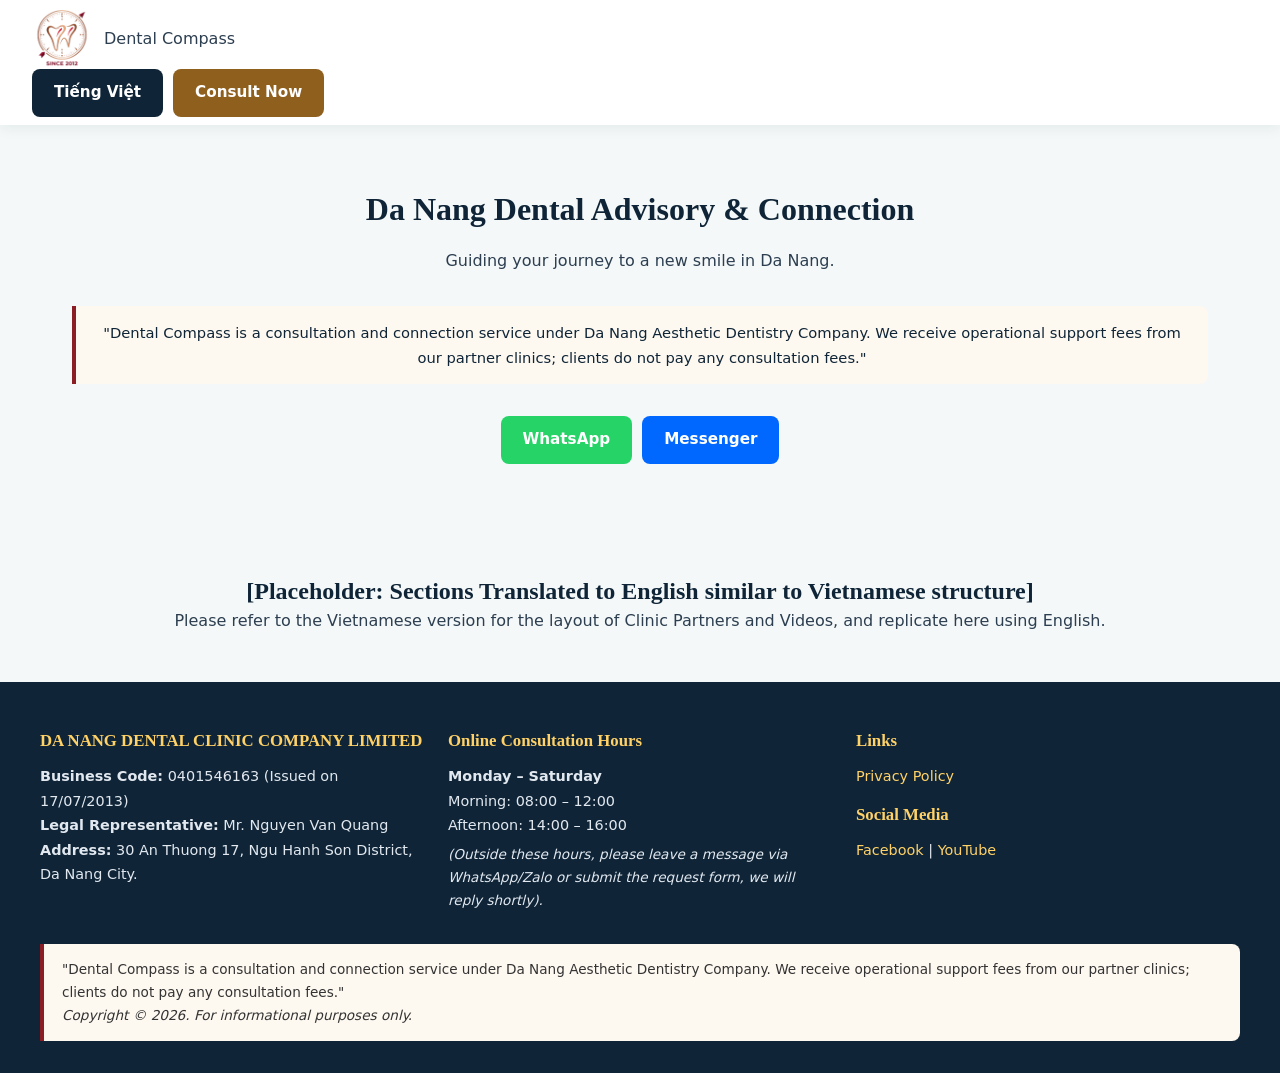
<file: en/index.html>
<!DOCTYPE html>
<html lang="en">
<head>
    <meta charset="UTF-8">
    <meta name="viewport" content="width=device-width, initial-scale=1.0">
    <title>Dental Compass - Da Nang Dental Advisory</title>
    <link rel="stylesheet" href="../assets/css/main.css">
</head>
<body>
    <header>
        <div class="logo">
            <img src="../assets/img/brand/logo-transparent.png" alt="Dental Compass Logo">
            <span>Dental Compass</span>
        </div>
        <div class="actions">
            <a href="../index.html" class="btn btn-secondary">Tiếng Việt</a>
            <a href="#contact" class="btn">Consult Now</a>
        </div>
    </header>

    <div class="hero container" style="text-align: center; padding: 4rem 2rem;">
        <h1 style="color: var(--navy); margin-bottom: 1rem;">Da Nang Dental Advisory & Connection</h1>
        <p>Guiding your journey to a new smile in Da Nang.</p>
        <div class="disclaimer" style="margin-top: 2rem;">
            "Dental Compass is a consultation and connection service under Da Nang Aesthetic Dentistry Company. We receive operational support fees from our partner clinics; clients do not pay any consultation fees."
        </div>
        <div style="margin-top: 2rem; display: flex; justify-content: center; gap: 10px; flex-wrap: wrap;">
            <a id="btn-wa-en" href="#" class="btn" style="background-color: #25D366;">WhatsApp</a>
            <a id="btn-mess-en" href="#" class="btn" style="background-color: #0068FF;">Messenger</a>
        </div>
    </div>
    
    <section class="container" style="text-align: center; padding: 3rem;">
        <h2>[Placeholder: Sections Translated to English similar to Vietnamese structure]</h2>
        <p>Please refer to the Vietnamese version for the layout of Clinic Partners and Videos, and replicate here using English.</p>
    </section>

    <!-- Footer -->
    <footer>
        <div class="container" style="padding: 0;">
            <div class="grid-3">
                <div>
                    <h3>DA NANG DENTAL CLINIC COMPANY LIMITED</h3>
                    <p style="font-size: 0.9rem; margin-top: 10px;"><strong>Business Code:</strong> 0401546163 (Issued on 17/07/2013)</p>
                    <p style="font-size: 0.9rem;"><strong>Legal Representative:</strong> Mr. Nguyen Van Quang</p>
                    <p style="font-size: 0.9rem;"><strong>Address:</strong> 30 An Thuong 17, Ngu Hanh Son District, Da Nang City.</p>
                </div>
                <div>
                    <h3>Online Consultation Hours</h3>
                    <p style="font-size: 0.9rem;"><strong>Monday – Saturday</strong><br> Morning: 08:00 – 12:00 <br> Afternoon: 14:00 – 16:00</p>
                    <p style="font-size: 0.85rem; font-style: italic; margin-top: 5px;">(Outside these hours, please leave a message via WhatsApp/Zalo or submit the request form, we will reply shortly).</p>
                </div>
                <div>
                    <h3>Links</h3>
                    <p style="font-size: 0.9rem;"><a href="privacy.html">Privacy Policy</a></p>
                    <h3 style="margin-top: 15px;">Social Media</h3>
                    <p style="font-size: 0.9rem;">
                        <a href="https://www.facebook.com/profile.php?id=61595449269266" target="_blank">Facebook</a> | 
                        <a href="https://www.youtube.com/@labannhakhoa" target="_blank">YouTube</a>
                    </p>
                </div>
            </div>
            <div class="disclaimer" style="margin-top: 2rem; color: #333; font-size: 0.85rem;">
                "Dental Compass is a consultation and connection service under Da Nang Aesthetic Dentistry Company. We receive operational support fees from our partner clinics; clients do not pay any consultation fees."<br>
                <em>Copyright © 2026. For informational purposes only.</em>
            </div>
        </div>
    </footer>
    <script type="module" src="../assets/js/main.js"></script>
</body>
</html>
</file>
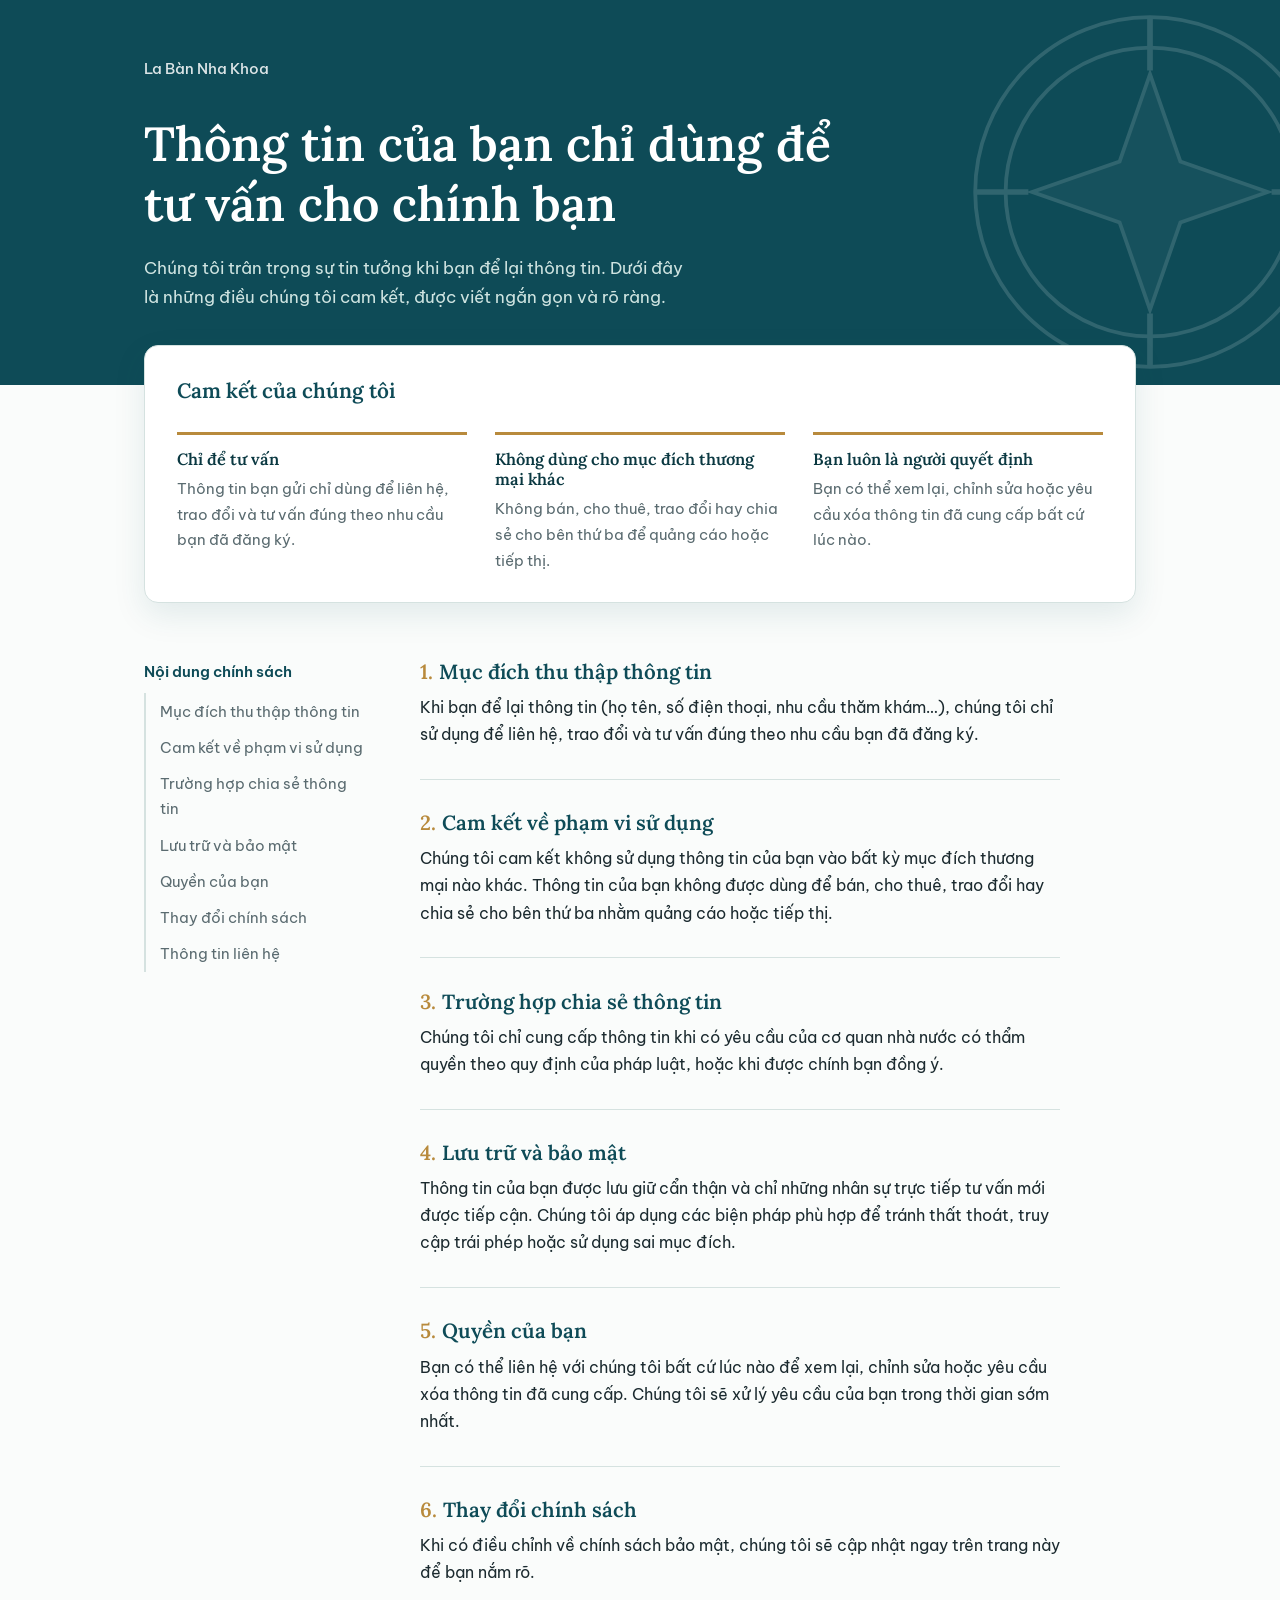
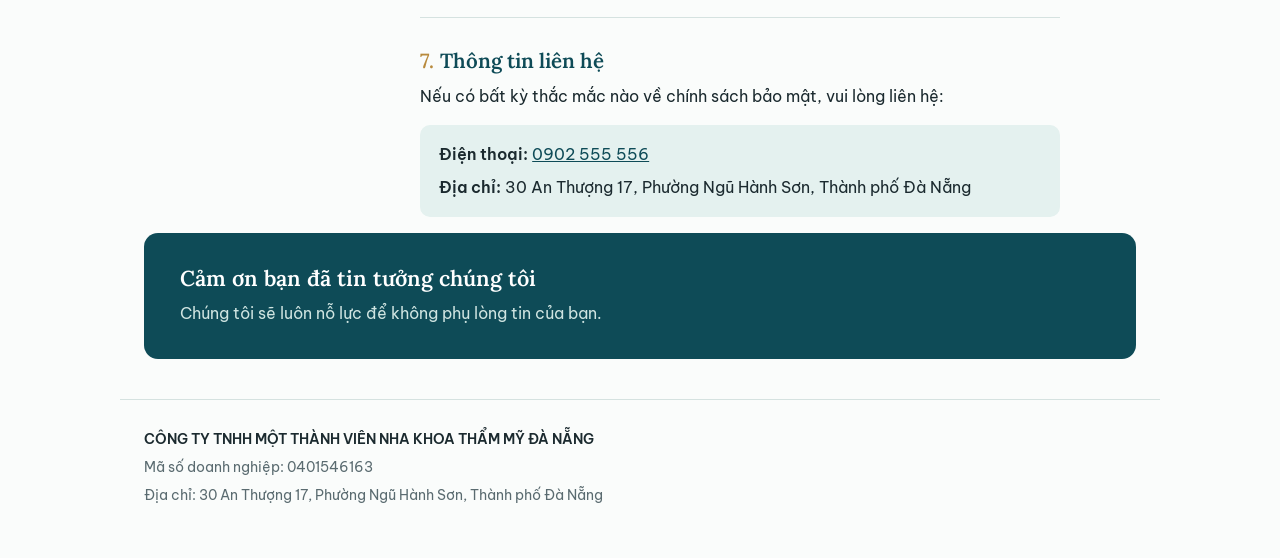
<file: privacy.html>
<!DOCTYPE html>
<html lang="vi">
<head>
<meta charset="UTF-8">
<meta name="viewport" content="width=device-width, initial-scale=1">
<title>Chính sách bảo mật - La Bàn Nha Khoa</title>
<link rel="preconnect" href="https://fonts.googleapis.com">
<link rel="preconnect" href="https://fonts.gstatic.com" crossorigin>
<link href="https://fonts.googleapis.com/css2?family=Be+Vietnam+Pro:wght@400;500;600&family=Lora:wght@500;600&display=swap" rel="stylesheet">
<style>
  :root{
    --deep:#0E4B57;
    --deep-2:#0A3841;
    --mint:#E4F1EF;
    --paper:#FAFCFB;
    --ink:#1B2A2F;
    --muted:#5A6B70;
    --brass:#B88A3C;
    --line:#D5E2E0;
  }
  *{box-sizing:border-box}
  html{scroll-behavior:smooth;scroll-padding-top:1.5rem}
  body{margin:0;background:var(--paper);color:var(--ink);
    font-family:"Be Vietnam Pro",system-ui,-apple-system,"Segoe UI",Roboto,sans-serif;
    font-size:1rem;line-height:1.7}
  h1,h2,h3{font-family:Lora,Georgia,"Times New Roman",serif;font-weight:600;line-height:1.25;margin:0}
  a{color:var(--deep)}
  a:focus-visible,summary:focus-visible{outline:3px solid var(--brass);outline-offset:3px;border-radius:4px}

  /* Đầu trang */
  .hero{background:var(--deep);color:#fff;position:relative;overflow:hidden}
  .hero-inner{max-width:1040px;margin:auto;padding:3.5rem 1.5rem 4.5rem;position:relative}
  .brand{font-weight:500;font-size:.95rem;opacity:.85;margin:0 0 2rem}
  .hero h1{font-size:clamp(1.9rem,4.6vw,3rem);max-width:15em}
  .hero p.lead{max-width:34rem;margin:1.25rem 0 0;font-size:1.08rem;color:#CFE4E1}
  .compass{position:absolute;right:-60px;top:50%;width:380px;height:380px;transform:translateY(-50%);opacity:.14;pointer-events:none}

  /* Cam kết */
  .pledge{max-width:1040px;margin:-2.5rem auto 0;padding:0 1.5rem;position:relative}
  .pledge-box{background:#fff;border:1px solid var(--line);border-radius:14px;
    box-shadow:0 12px 32px rgba(14,75,87,.10);padding:2rem 2rem 1.75rem;
    display:grid;grid-template-columns:repeat(3,1fr);gap:1.75rem}
  .pledge-box h2{grid-column:1/-1;font-size:1.3rem;color:var(--deep)}
  .pledge-item{border-top:3px solid var(--brass);padding-top:.9rem}
  .pledge-item h3{font-size:1.02rem;margin-bottom:.4rem;color:var(--deep-2)}
  .pledge-item p{margin:0;font-size:.95rem;color:var(--muted)}

  /* Nội dung */
  .layout{max-width:1040px;margin:3.5rem auto 0;padding:0 1.5rem;display:grid;grid-template-columns:220px 1fr;gap:3.5rem}
  nav.toc{position:sticky;top:1.5rem;align-self:start;font-size:.92rem}
  nav.toc p{margin:0 0 .6rem;font-weight:600;color:var(--deep)}
  nav.toc ol{list-style:none;margin:0;padding:0;border-left:2px solid var(--line)}
  nav.toc a{display:block;padding:.35rem 0 .35rem .9rem;margin-left:-2px;border-left:2px solid transparent;color:var(--muted);text-decoration:none}
  nav.toc a:hover{color:var(--deep);border-left-color:var(--brass)}
  article{max-width:40rem}
  section{padding-bottom:1.9rem;margin-bottom:1.9rem;border-bottom:1px solid var(--line)}
  section h2{font-size:1.28rem;color:var(--deep);margin-bottom:.6rem}
  section p{margin:0}
  section .num{color:var(--brass);margin-right:.4rem}
  .contact{list-style:none;margin:.9rem 0 0;padding:1rem 1.2rem;background:var(--mint);border-radius:10px}
  .contact li+li{margin-top:.35rem}
  .contact strong{font-weight:600}

  /* Lời cảm ơn */
  .thanks{max-width:1040px;margin:1rem auto 0;padding:0 1.5rem}
  .thanks-box{background:var(--deep);color:#fff;border-radius:14px;padding:2rem 2.25rem}
  .thanks-box h2{font-size:1.35rem;margin-bottom:.5rem}
  .thanks-box p{margin:0;max-width:36rem;color:#CFE4E1}

  /* Chân trang */
  footer{max-width:1040px;margin:2.5rem auto 0;padding:1.5rem 1.5rem 3rem;color:var(--muted);font-size:.9rem;border-top:1px solid var(--line)}
  footer strong{color:var(--ink);font-weight:600}
  footer p{margin:.2rem 0}

  @media (max-width:860px){
    .pledge-box{grid-template-columns:1fr;padding:1.5rem}
    .layout{grid-template-columns:1fr;gap:1.5rem}
    nav.toc{display:none}
    .compass{width:260px;height:260px;right:-70px;top:30%}
    .hero-inner{padding:2.5rem 1.25rem 4rem}
  }
  @media (prefers-reduced-motion:reduce){html{scroll-behavior:auto}}
</style>
</head>
<body>

<header class="hero">
  <svg class="compass" viewBox="0 0 200 200" fill="none" stroke="#fff" stroke-width="2" aria-hidden="true">
    <circle cx="100" cy="100" r="92"/>
    <circle cx="100" cy="100" r="76"/>
    <path d="M100 8v28M100 164v28M8 100h28M164 100h28" stroke-width="3"/>
    <path d="M100 38l16 46 46 16-46 16-16 46-16-46-46-16 46-16z" fill="#fff" fill-opacity=".25"/>
  </svg>
  <div class="hero-inner">
    <p class="brand">La Bàn Nha Khoa</p>
    <h1>Thông tin của bạn chỉ dùng để tư vấn cho chính bạn</h1>
    <p class="lead">Chúng tôi trân trọng sự tin tưởng khi bạn để lại thông tin. Dưới đây là những điều chúng tôi cam kết, được viết ngắn gọn và rõ ràng.</p>
  </div>
</header>

<div class="pledge">
  <div class="pledge-box">
    <h2>Cam kết của chúng tôi</h2>
    <div class="pledge-item">
      <h3>Chỉ để tư vấn</h3>
      <p>Thông tin bạn gửi chỉ dùng để liên hệ, trao đổi và tư vấn đúng theo nhu cầu bạn đã đăng ký.</p>
    </div>
    <div class="pledge-item">
      <h3>Không dùng cho mục đích thương mại khác</h3>
      <p>Không bán, cho thuê, trao đổi hay chia sẻ cho bên thứ ba để quảng cáo hoặc tiếp thị.</p>
    </div>
    <div class="pledge-item">
      <h3>Bạn luôn là người quyết định</h3>
      <p>Bạn có thể xem lại, chỉnh sửa hoặc yêu cầu xóa thông tin đã cung cấp bất cứ lúc nào.</p>
    </div>
  </div>
</div>

<div class="layout">
  <nav class="toc" aria-label="Mục lục">
    <p>Nội dung chính sách</p>
    <ol>
      <li><a href="#s1">Mục đích thu thập thông tin</a></li>
      <li><a href="#s2">Cam kết về phạm vi sử dụng</a></li>
      <li><a href="#s3">Trường hợp chia sẻ thông tin</a></li>
      <li><a href="#s4">Lưu trữ và bảo mật</a></li>
      <li><a href="#s5">Quyền của bạn</a></li>
      <li><a href="#s6">Thay đổi chính sách</a></li>
      <li><a href="#s7">Thông tin liên hệ</a></li>
    </ol>
  </nav>

  <article>
    <section id="s1">
      <h2><span class="num">1.</span>Mục đích thu thập thông tin</h2>
      <p>Khi bạn để lại thông tin (họ tên, số điện thoại, nhu cầu thăm khám…), chúng tôi chỉ sử dụng để liên hệ, trao đổi và tư vấn đúng theo nhu cầu bạn đã đăng ký.</p>
    </section>

    <section id="s2">
      <h2><span class="num">2.</span>Cam kết về phạm vi sử dụng</h2>
      <p>Chúng tôi cam kết không sử dụng thông tin của bạn vào bất kỳ mục đích thương mại nào khác. Thông tin của bạn không được dùng để bán, cho thuê, trao đổi hay chia sẻ cho bên thứ ba nhằm quảng cáo hoặc tiếp thị.</p>
    </section>

    <section id="s3">
      <h2><span class="num">3.</span>Trường hợp chia sẻ thông tin</h2>
      <p>Chúng tôi chỉ cung cấp thông tin khi có yêu cầu của cơ quan nhà nước có thẩm quyền theo quy định của pháp luật, hoặc khi được chính bạn đồng ý.</p>
    </section>

    <section id="s4">
      <h2><span class="num">4.</span>Lưu trữ và bảo mật</h2>
      <p>Thông tin của bạn được lưu giữ cẩn thận và chỉ những nhân sự trực tiếp tư vấn mới được tiếp cận. Chúng tôi áp dụng các biện pháp phù hợp để tránh thất thoát, truy cập trái phép hoặc sử dụng sai mục đích.</p>
    </section>

    <section id="s5">
      <h2><span class="num">5.</span>Quyền của bạn</h2>
      <p>Bạn có thể liên hệ với chúng tôi bất cứ lúc nào để xem lại, chỉnh sửa hoặc yêu cầu xóa thông tin đã cung cấp. Chúng tôi sẽ xử lý yêu cầu của bạn trong thời gian sớm nhất.</p>
    </section>

    <section id="s6">
      <h2><span class="num">6.</span>Thay đổi chính sách</h2>
      <p>Khi có điều chỉnh về chính sách bảo mật, chúng tôi sẽ cập nhật ngay trên trang này để bạn nắm rõ.</p>
    </section>

    <section id="s7" style="border-bottom:0;margin-bottom:0;padding-bottom:0">
      <h2><span class="num">7.</span>Thông tin liên hệ</h2>
      <p>Nếu có bất kỳ thắc mắc nào về chính sách bảo mật, vui lòng liên hệ:</p>
      <ul class="contact">
        <li><strong>Điện thoại:</strong> <a href="tel:0902555556">0902 555 556</a></li>
        <li><strong>Địa chỉ:</strong> 30 An Thượng 17, Phường Ngũ Hành Sơn, Thành phố Đà Nẵng</li>
      </ul>
    </section>
  </article>
</div>

<div class="thanks">
  <div class="thanks-box">
    <h2>Cảm ơn bạn đã tin tưởng chúng tôi</h2>
    <p>Chúng tôi sẽ luôn nỗ lực để không phụ lòng tin của bạn.</p>
  </div>
</div>

<footer>
  <p><strong>CÔNG TY TNHH MỘT THÀNH VIÊN NHA KHOA THẨM MỸ ĐÀ NẴNG</strong></p>
  <p>Mã số doanh nghiệp: 0401546163</p>
  <p>Địa chỉ: 30 An Thượng 17, Phường Ngũ Hành Sơn, Thành phố Đà Nẵng</p>
</footer>

</body>
</html>
</file>
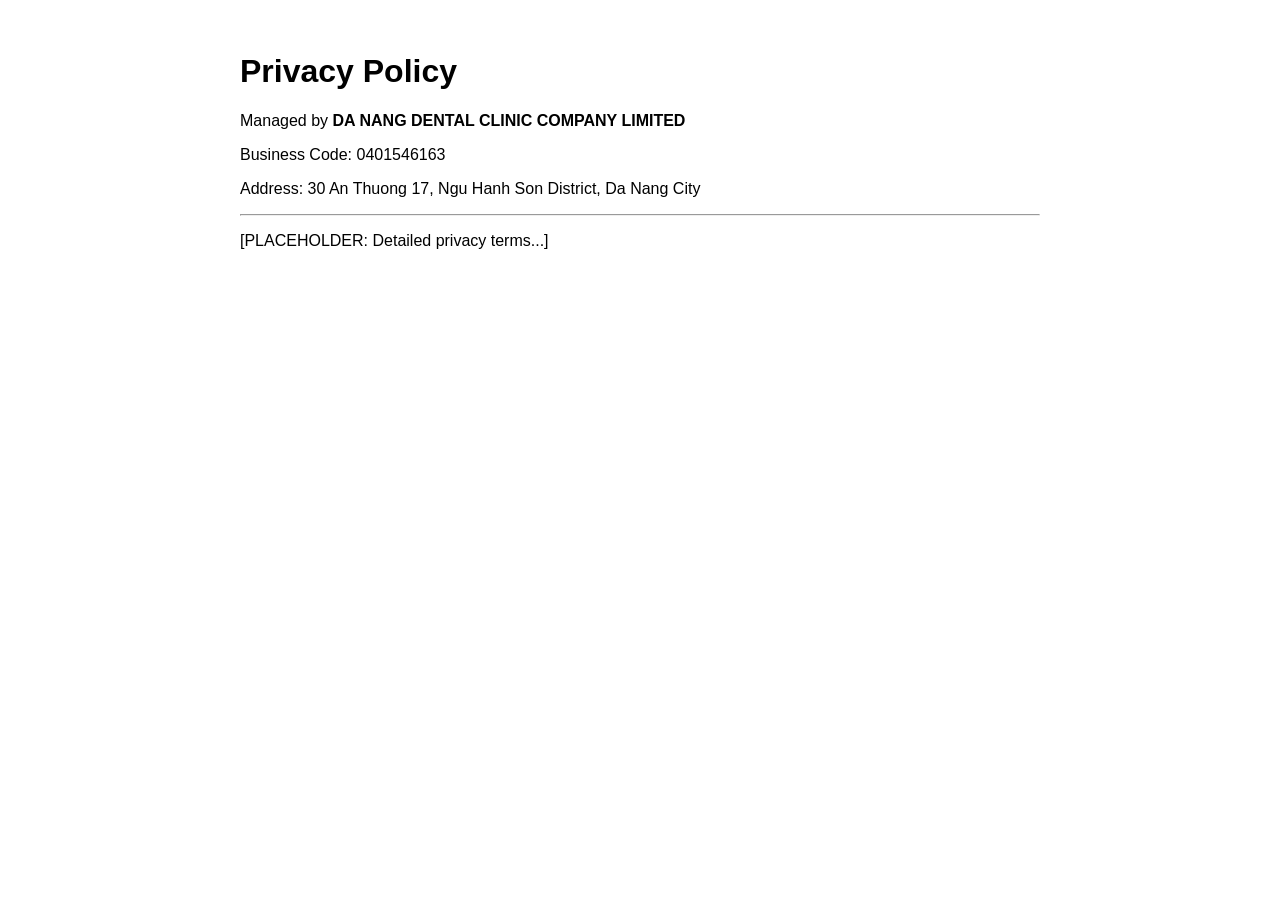
<file: en/privacy.html>
<!DOCTYPE html>
<html lang="en">
<head>
    <meta charset="UTF-8">
    <title>Privacy Policy - Dental Compass</title>
</head>
<body style="font-family: sans-serif; padding: 2rem; max-width: 800px; margin: auto;">
    <h1>Privacy Policy</h1>
    <p>Managed by <strong>DA NANG DENTAL CLINIC COMPANY LIMITED</strong></p>
    <p>Business Code: 0401546163</p>
    <p>Address: 30 An Thuong 17, Ngu Hanh Son District, Da Nang City</p>
    <hr>
    <p>[PLACEHOLDER: Detailed privacy terms...]</p>
</body>
</html>
</file>
<file: assets/css/main.css>
/* LA BÀN NHA KHOA - giao diện chuẩn: giữ màu logo (navy, vàng đồng, đỏ rượu), thêm xanh bạc hà dịu */
:root{
  --navy:#0F2537; --navy-light:#1B3B56;
  --gold:#B37D38; --gold-dark:#8F5F1E; --gold-light:#FDF8F0;
  --burgundy:#8B1E24;
  --teal:#1F7A78; --mint:#E6F2F0;
  --text-color:#2C3E50; --text-muted:#596A7A;
  --bg-light:#F4F8F8; --white:#fff; --line:#D8E4E3;
}
*{box-sizing:border-box;margin:0;padding:0}
html{scroll-behavior:smooth;scroll-padding-top:90px}
body{font-family:"Be Vietnam Pro",system-ui,-apple-system,"Segoe UI",Roboto,Arial,sans-serif;color:var(--text-color);line-height:1.7;background:var(--bg-light);overflow-x:hidden}
h1,h2,h3{font-family:Lora,Georgia,"Times New Roman",serif;line-height:1.3;color:var(--navy)}
button,input,select,textarea{font:inherit}
a{color:var(--gold-dark);text-decoration:none;transition:color .2s}
:focus-visible{outline:3px solid var(--gold);outline-offset:2px;border-radius:4px}

/* Thanh trên cùng */
.topbar{background:var(--navy);color:#E2E8F0;font-size:.86rem;padding:7px 2rem}
.topbar-inner{max-width:1200px;margin:auto;display:flex;justify-content:space-between;align-items:center;flex-wrap:wrap;gap:6px 20px}
.topbar a{color:#FFD166;font-weight:600}

/* Header */
header{background:var(--white);position:sticky;top:0;z-index:1000;padding:.55rem 2rem;box-shadow:0 2px 14px rgba(15,37,55,.08)}
.header-inner{max-width:1200px;margin:auto;display:flex;justify-content:space-between;align-items:center;gap:20px;flex-wrap:wrap}
.logo{display:flex;align-items:center;gap:12px}
.logo img{height:60px;width:auto;object-fit:contain;display:block}
.logo-text{display:flex;flex-direction:column}
.logo-title{font-family:Lora,Georgia,serif;font-size:1.2rem;font-weight:600;color:var(--navy);line-height:1.2}
.logo-subtitle{font-size:.78rem;color:var(--burgundy);font-weight:500}
.main-nav{display:flex;gap:24px;align-items:center}
.main-nav a{color:var(--navy);font-weight:500;font-size:.95rem;padding:6px 0;border-bottom:2px solid transparent}
.main-nav a:hover{border-bottom-color:var(--gold)}
.actions{display:flex;align-items:center;gap:10px}
.menu-m{display:none;width:100%}
.menu-m summary{list-style:none;cursor:pointer;font-weight:600;color:var(--navy);padding:8px 14px;border:1.5px solid var(--line);border-radius:8px;display:inline-block}
.menu-m summary::-webkit-details-marker{display:none}
.menu-m nav{display:flex;flex-wrap:wrap;gap:8px;margin-top:10px}
.menu-m nav a{background:var(--mint);color:var(--navy);padding:7px 14px;border-radius:20px;font-size:.92rem;font-weight:500}

/* Nút */
button,.btn{display:inline-block;background:var(--gold-dark);color:#fff;padding:11px 22px;border:0;border-radius:8px;cursor:pointer;font-size:.95rem;font-weight:600;text-align:center;transition:background .2s,transform .15s}
button:hover,.btn:hover{transform:translateY(-1px);filter:brightness(1.08)}
.btn-secondary{background:var(--navy);color:#fff}
.btn-outline{background:transparent;color:var(--navy);border:1.5px solid var(--navy);padding:9px 14px}
.btn-outline:hover{background:var(--navy);color:#fff}

/* Khung chung */
.container{max-width:1200px;margin:auto;padding:4rem 2rem}
.band{background:#fff;box-shadow:0 0 0 100vmax #fff;clip-path:inset(0 -100vmax)}
.section-title{text-align:center;font-size:2rem;font-weight:600;margin-bottom:.7rem}
.section-subtitle{text-align:center;color:var(--text-muted);max-width:720px;margin:0 auto 2.4rem}

/* Hero */
.hero-wrapper{background:linear-gradient(135deg,#fff 0%,var(--mint) 100%);border-bottom:1px solid var(--line)}
.hero-grid{display:grid;grid-template-columns:1.35fr .65fr;gap:2.5rem;align-items:center;padding-top:3.5rem;padding-bottom:3.5rem}
.hero-badge{display:inline-block;background:var(--gold-light);color:var(--gold-dark);border:1px solid var(--gold);padding:5px 14px;border-radius:20px;font-size:.84rem;font-weight:600;margin-bottom:1.1rem}
.hero-copy h1{font-size:2.6rem;font-weight:600;margin-bottom:1rem}
.hero-copy p.lead{font-size:1.08rem;color:var(--text-muted);max-width:34rem}
.cta-group{margin-top:1.8rem;display:flex;gap:12px;flex-wrap:wrap;align-items:center}
.cta-group .btn-main{padding:14px 24px;font-size:1rem}
.cta-more{margin-top:1rem;display:flex;gap:8px;flex-wrap:wrap;align-items:center;font-size:.9rem;color:var(--text-muted)}
.cta-more .btn{padding:6px 14px;font-size:.85rem;border-radius:20px}
.hero-art svg{width:100%;max-width:340px;height:auto;display:block;margin:auto;filter:drop-shadow(0 18px 26px rgba(15,37,55,.18))}

/* Dải tin cậy */
.trust{background:var(--navy);color:#E2E8F0}
.trust-inner{max-width:1200px;margin:auto;padding:1.4rem 2rem;display:grid;grid-template-columns:repeat(4,1fr);gap:1rem}
.trust-item{display:flex;gap:10px;align-items:flex-start;font-size:.93rem;line-height:1.45}
.trust-item::before{content:"✓";flex:none;width:24px;height:24px;border-radius:50%;background:var(--gold);color:#fff;font-weight:700;display:grid;place-items:center;font-size:.85rem}
.trust-item strong{display:block;color:#fff}
.trust .disclaimer{max-width:1200px;margin:0 auto;padding:.9rem 2rem 1.3rem;background:none;border:0;border-top:1px solid rgba(255,255,255,.14);border-radius:0;color:#CBD5E1;font-size:.88rem}
.trust .disclaimer strong{color:#FFD166}

/* Thẻ & lưới */
.grid-3{display:grid;grid-template-columns:repeat(auto-fit,minmax(300px,1fr));gap:1.5rem}
.grid-2{display:grid;grid-template-columns:repeat(auto-fit,minmax(360px,1fr));gap:1.5rem}
.card{background:#fff;padding:1.7rem;border-radius:12px;border:1px solid var(--line)}
.card h3{font-size:1.15rem;margin-bottom:.55rem}
.step-badge{display:inline-block;background:var(--burgundy);color:#fff;padding:3px 10px;border-radius:4px;font-size:.78rem;font-weight:600;margin-bottom:8px}

/* Quy trình: số lớn (đây là chuỗi bước) */
#quy-trinh .grid-3{counter-reset:s}
#quy-trinh .card{counter-increment:s;position:relative;padding-top:2.2rem}
#quy-trinh .step-badge{font-size:0;background:none;padding:0;margin:0;position:absolute;top:-22px;left:1.5rem}
#quy-trinh .step-badge::before{content:counter(s);font-family:Lora,Georgia,serif;font-size:1.5rem;font-weight:600;width:46px;height:46px;border-radius:50%;background:var(--gold-dark);color:#fff;display:grid;place-items:center;box-shadow:0 0 0 5px var(--bg-light)}
@media(min-width:901px){#quy-trinh .card:not(:last-child)::after{content:"";position:absolute;top:1px;left:calc(1.5rem + 52px);right:-1.5rem;border-top:2px dashed var(--gold);opacity:.55;transform:translateY(-22px) translateY(23px)}}

/* Cẩm nang */
#kien-thuc .card{background:var(--bg-light);border:0;border-left:4px solid var(--gold)}
#kien-thuc .callout{grid-column:1/-1;background:var(--gold-light);border-left-color:var(--burgundy);color:var(--navy)}

/* 7 tiêu chí: dạng danh sách kiểm tra */
#tieu-chi .grid-3{grid-template-columns:repeat(auto-fit,minmax(340px,1fr))}
#tieu-chi .card h3{display:flex;gap:10px;align-items:center}
#tieu-chi .card h3::before{content:"✓";flex:none;width:26px;height:26px;border-radius:50%;background:var(--teal);color:#fff;display:grid;place-items:center;font-size:.9rem;font-family:"Be Vietnam Pro",sans-serif}
#tieu-chi .card p{font-size:.95rem}

/* Khối điều phối (navy) */
section>.card[style*="background-color: var(--navy)"]{border:0;border-radius:16px}

/* Đối tác */
#doi-tac .card p{padding:7px 0;border-bottom:1px solid #EDF2F2}
#doi-tac .card p:last-child{border-bottom:0}

/* Công bố */
.disclaimer{border-left:4px solid var(--burgundy);background:var(--gold-light);color:var(--navy);padding:14px 18px;border-radius:0 8px 8px 0;font-size:.92rem}

/* Video */
.video-card{background:#fff;border-radius:12px;overflow:hidden;border:1px solid var(--line);display:flex;flex-direction:column}
.video-thumb-wrapper{position:relative;padding-top:56.25%;background:#000;cursor:pointer;overflow:hidden}
.video-thumb-wrapper img{position:absolute;inset:0;width:100%;height:100%;object-fit:cover;opacity:.92;transition:opacity .2s,transform .3s}
.video-thumb-wrapper:hover img{opacity:1;transform:scale(1.03)}
.play-btn-overlay{position:absolute;left:50%;top:50%;transform:translate(-50%,-50%);background:rgba(15,37,55,.88);color:#fff;padding:9px 20px;border-radius:30px;font-weight:600;font-size:.88rem}
.video-info{padding:1rem 1.1rem}
.video-info h4{color:var(--navy);font-size:1rem;line-height:1.45;font-weight:600}

/* FAQ */
.faq-list{max-width:850px;margin:auto}
.faq-item{margin-bottom:12px;border:1px solid var(--line);border-radius:10px;background:#fff;overflow:hidden}
.faq-item summary{padding:16px 20px;cursor:pointer;font-weight:600;color:var(--navy);list-style:none;display:flex;justify-content:space-between;align-items:center;gap:12px}
.faq-item summary::-webkit-details-marker{display:none}
.faq-item summary::after{content:"+";font-size:1.4rem;color:var(--gold-dark);font-weight:600}
.faq-item[open]{border-color:var(--gold)}
.faq-item[open] summary::after{content:"−"}
.faq-content{padding:12px 20px 18px;border-top:1px solid #EDF2F2}

/* Biểu mẫu */
.contact-form{display:flex;flex-direction:column;gap:1rem;max-width:640px;margin:auto;background:#fff;padding:2.2rem;border-radius:14px;border:1px solid var(--line);border-top:4px solid var(--gold);box-shadow:0 14px 34px rgba(15,37,55,.09)}
.contact-form label{font-weight:600;color:var(--navy);font-size:.95rem;margin-bottom:-6px}
.contact-form input,.contact-form select,.contact-form textarea{padding:13px;border:1px solid #C5D3D3;border-radius:8px;font-size:1rem;width:100%;background:#fff}
.contact-form input:focus,.contact-form select:focus,.contact-form textarea:focus{border-color:var(--navy);outline:3px solid rgba(179,125,56,.35);outline-offset:0}
.dynamic-field{background:var(--gold-light);padding:12px;border-radius:8px;border:1px dashed var(--gold);display:none;flex-direction:column;gap:8px}
.checkbox-group{display:flex;align-items:flex-start;gap:10px;font-size:.9rem;margin-top:6px}
.checkbox-group input{width:auto;margin-top:5px}
.contact-form button[type=submit]{padding:14px;font-size:1.02rem}

/* Footer */
footer{background:var(--navy);color:#E2E8F0;padding:3rem 2rem 2rem;margin-top:0}
footer h3{color:#FFD166;font-size:1.05rem;margin-bottom:12px}
footer a{color:#FFD166}
footer .container{padding:0}
.footer-cta{margin-top:12px;display:flex;gap:10px;flex-wrap:wrap}
.footer-cta .btn{padding:8px 16px;font-size:.88rem;border-radius:8px}

/* Nút liên hệ nổi (Hiển thị cả Chat Zalo và Gọi điện thoại) */
.sticky-cta{position:fixed;bottom:16px;right:16px;display:flex;flex-direction:column;gap:8px;z-index:999}
.sticky-cta a{box-shadow:0 4px 14px rgba(0,0,0,.25);border-radius:30px;padding:10px 18px;font-size:.9rem}

/* Máy tính: giữ cả bong bóng Zalo và Gọi điện thoại, có viền trắng để nổi bật trên nền navy */
@media(min-width:901px){
  .sticky-cta a{box-shadow:0 0 0 3px #fff,0 6px 16px rgba(0,0,0,.28)}
}

/* Điện thoại / máy tính bảng: Hiện nút English nguyên chữ cạnh nút Menu trên cùng 1 hàng ngang */
@media(max-width:900px){
  .main-nav{display:none}
  .topbar-inner span:last-child{display:none}
  .topbar-inner{justify-content:center;text-align:center}
  .topbar{padding:6px 1rem}
  header{padding:.4rem .65rem}
  .header-inner{flex-wrap:nowrap;gap:6px;position:relative;justify-content:flex-start}
  .logo{gap:7px;min-width:0;margin-right:auto}
  .logo img{height:36px}
  .logo-title{font-size:.92rem;white-space:nowrap;letter-spacing:-.2px}
  .logo-subtitle{display:none}
  .actions{display:flex;flex:none;margin-left:auto}
  .actions .btn-secondary{display:none}
  .actions .btn-outline{padding:7px 11px;font-size:.85rem;border-radius:8px;white-space:nowrap}
  .menu-m{display:block;width:auto;flex:none}
  .menu-m summary{padding:7px 12px;font-size:.85rem;border-radius:8px;white-space:nowrap}
  .menu-m[open] summary{background:var(--navy);color:#fff;border-color:var(--navy)}
  .menu-m nav{position:absolute;left:0;right:0;top:calc(100% + 6px);display:grid;grid-template-columns:1fr 1fr;gap:8px;padding:14px;background:#fff;border:1px solid var(--line);border-radius:12px;box-shadow:0 14px 30px rgba(15,37,55,.18)}
  .menu-m nav a{text-align:center;padding:11px 8px;border-radius:10px}
  .menu-m nav a.menu-cta{grid-column:1/-1;background:var(--gold-dark);color:#fff;font-weight:600}
  .menu-m nav a.menu-en{display:none}

  .container{padding:2.5rem 1rem}
  .hero-grid{grid-template-columns:1fr;padding-top:1.8rem;padding-bottom:2rem;text-align:center}
  .hero-art{display:none}
  .hero-badge{font-size:.8rem;line-height:1.4;border-radius:14px}
  .hero-copy h1{font-size:1.7rem}
  .hero-copy p.lead{margin:0 auto;font-size:1rem}
  .cta-group{flex-direction:column;align-items:stretch;margin-top:1.4rem}
  .cta-group .btn-main{width:100%;padding:15px}
  .cta-group #btn-zalo,.cta-group #btn-call{display:none}
  .cta-more{display:grid;grid-template-columns:repeat(3,1fr);gap:8px;margin-top:1.1rem}
  .cta-more>span{grid-column:1/-1;text-align:center}
  .cta-more .btn{padding:10px 6px;font-size:.85rem;border-radius:10px}
  .hide-m{display:none!important}

  .section-title{font-size:1.55rem}
  .trust-inner{grid-template-columns:1fr 1fr;gap:.9rem .8rem;padding:1.1rem 1rem}
  .trust-item{font-size:0;align-items:center;gap:8px}
  .trust-item strong{font-size:.86rem;line-height:1.35}
  .trust .disclaimer{padding:.8rem 1rem 1.1rem;font-size:.85rem}
  .grid-2,.grid-3,#tieu-chi .grid-3{grid-template-columns:1fr}
  #quy-trinh .grid-3{gap:2.2rem}
  .contact-form{padding:1.4rem}

  body{padding-bottom:calc(68px + env(safe-area-inset-bottom,0px))}
  .sticky-cta{left:0;right:0;bottom:0;flex-direction:row;gap:8px;padding:8px 10px calc(8px + env(safe-area-inset-bottom,0px));background:#fff;box-shadow:0 -4px 16px rgba(15,37,55,.14)}
  .sticky-cta a{flex:1;border-radius:10px;box-shadow:none;padding:13px 8px}
}
@media(prefers-reduced-motion:reduce){html{scroll-behavior:auto}*{transition:none!important}}
</file>
